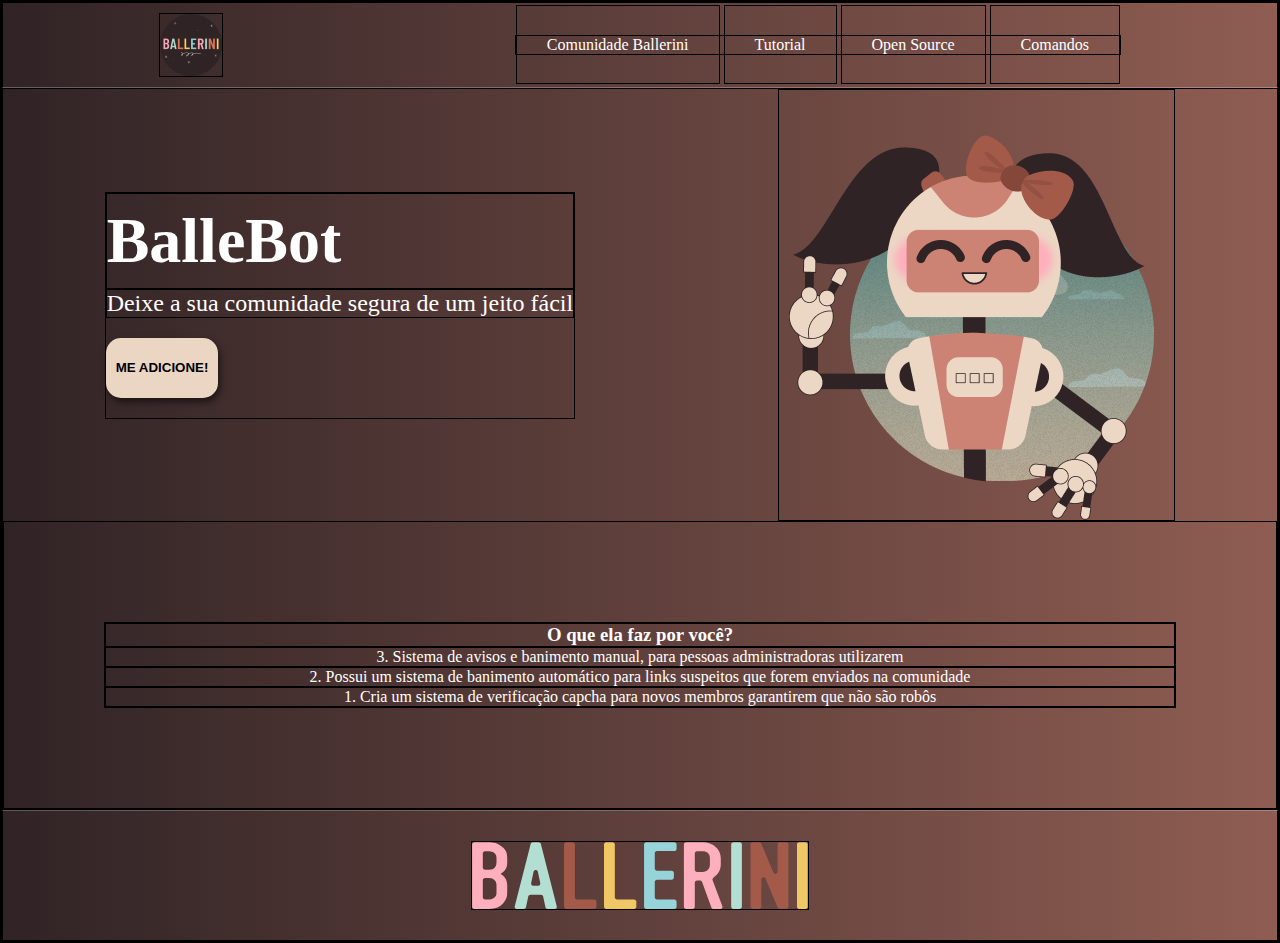
<file: LaddingBot/code/index.html>
<!DOCTYPE html>
<html lang="pt-br">
<head>
    <meta charset="UTF-8">
    <meta http-equiv="X-UA-Compatible" content="IE=edge">
    <meta name="viewport" content="width=device-width, initial-scale=1.0">
    <title>Luis teste1</title>
    <link rel="stylesheet" href="../css/style.css">
</head>
<body>
    <header id="container">
        <img src="../img/Vector (1).png" alt="logo" id="logo">
        <nav class="container_direct">
            <a href="#" class="dict_page">Comunidade Ballerini</a>
            <a href="#" class="dict_page">Tutorial</a>
            <a href="#" class="dict_page">Open Source</a>
            <a href="#" class="dict_page">Comandos</a>
        </nav>
    </header>
    <main>
        <section id="main_page">
            <div id="titulo_subtitulo">
                <h1 id="titulo">BalleBot</h1>
                <p id="subtitulo">Deixe a sua comunidade segura de um jeito fácil</p>
                <input type="submit" class='btn' value="Me adicione!">
            </div>
             <img src="../img/Group 4.png" alt="robozn">
        </section>
        <section >
            <article id="info">
                <h3 class="title_info">O que ela faz por você?</h3>
                <p class="text_info">3. Sistema de avisos e banimento manual, para pessoas administradoras utilizarem</p>
                <p class="text_info">2. Possui um sistema de banimento automático para links suspeitos que forem enviados na comunidade</p>
                <p class="text_info">1. Cria um sistema de verificação capcha para novos membros garantirem que não são robôs</p>
            </article>
        </section>
    </main>
    <footer>
        <img src="../img/BALLERINI.svg" alt="Letreiro" id="ballerini">
    </footer>

    
</body>
</html>
</file>
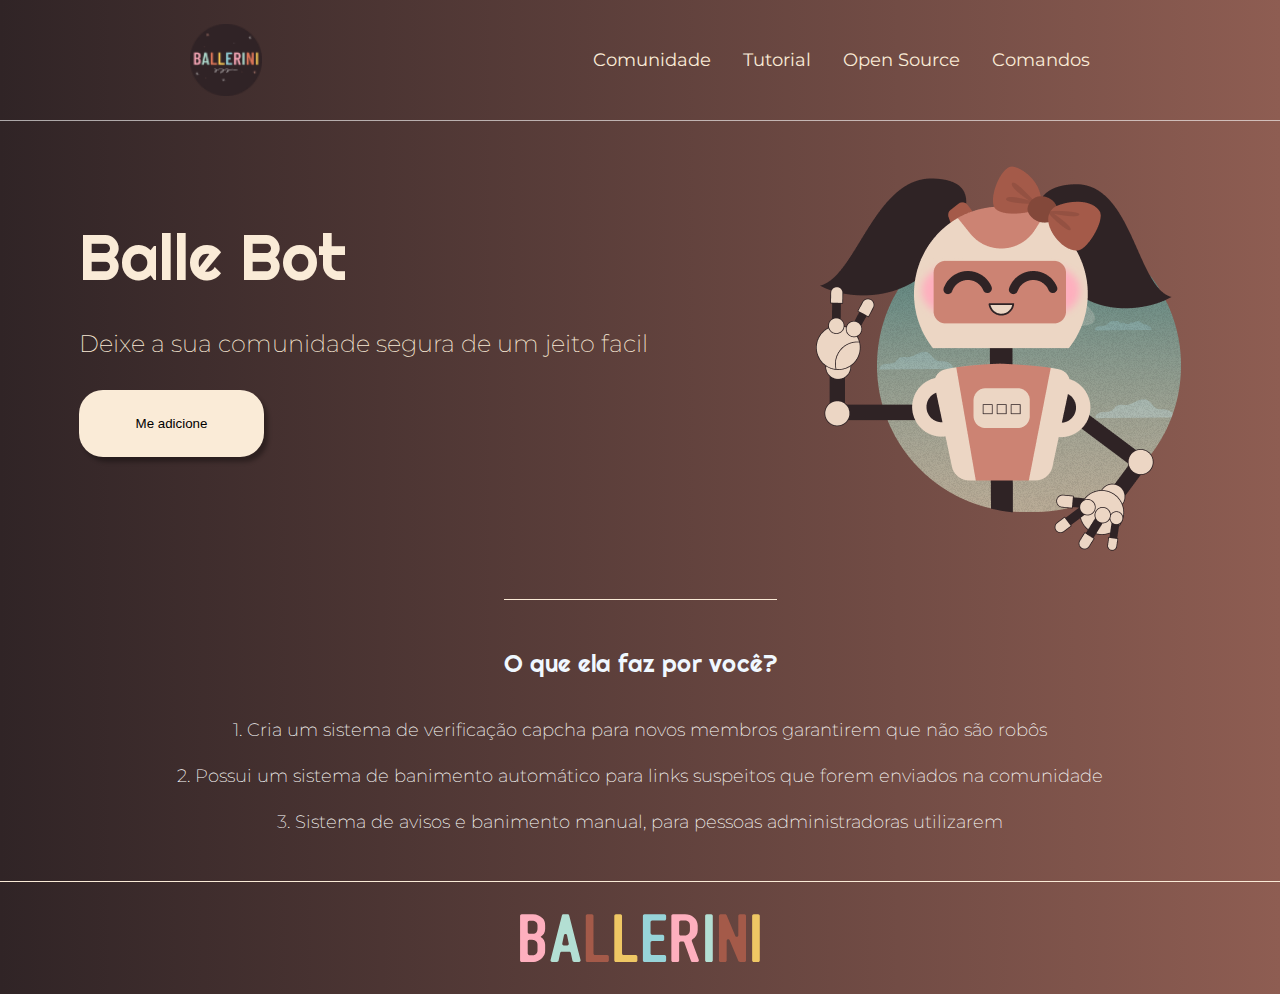
<file: LaddingBotOriginal/code/index.html>
<!DOCTYPE html>
<html lang="pt-br">
<head>
    <meta charset="UTF-8">
    <meta http-equiv="X-UA-Compatible" content="IE=edge">
    <meta name="viewport" content="width=device-width, initial-scale=1.0">
    <title>Document</title>
    <link rel="stylesheet" href="../css/style.css">
</head>
<body>
    <header class="cabeça">
        <img src="../img/Vector (1).png" alt="logo" id="logo_cabeça">
        <nav id="nav_cabeça">
            <a href="#" class="nav_botton">Comunidade</a>
            <a href="#" class="nav_botton">Tutorial</a>
            <a href="#" class="nav_botton">Open Source</a>
            <a href="#" class="nav_botton">Comandos</a>
        </nav>
    </header>
    <main id="conteudo">
        <section class="titulo_subtitulo_botao">
            <div class="conteiner-principal-escrito">
                <h1 class="titulo">Balle Bot</h1>
                <h2 class="subtitulo">Deixe a sua comunidade segura de um jeito facil</h2>
                <input type="button" value="Me adicione" class="botao">
            </div>
            <img src="../img/Group 4.png" alt="robo" class="imagem">            
        </section>
        <section class="conteudo-secundario">
            <h1 class="titulo-secundario">O que ela faz por você?</h1>
            <p class="temas">1. Cria um sistema de verificação capcha para novos membros garantirem que não são robôs</p>
            <p class="temas">2. Possui um sistema de banimento automático para links suspeitos que forem enviados na comunidade</p>
            <p class="temas">3. Sistema de avisos e banimento manual, para pessoas administradoras utilizarem</p>
        </section>
    </main>
    <footer>
        <img src="../img/BALLERINI.svg" alt="BALLERINI" class="BALLERINI">
    </footer>
</body>
</html>
</file>
<file: LaddingBot/css/style.css>
@charset "UTF-8";

* { 
    margin: 0;
    padding: 0;
     /* border: 1px solid black;  */
     border: 1px solid black;
}

body {
    background-image: linear-gradient(to right, #302325, #8F5D52 );
}

header {
    background-size: auto auto;
    display: flex;
    flex-direction: row;
    /* Direção dos itens */
    align-items: center;
    justify-content: space-around;
    border-bottom: 0.4px solid rgba(255, 255, 255, 0.267);
    margin: 0px auto;
    padding: 10px;
}

.dict_page {
    padding: 30px;
    color: white;
    text-decoration: none;
}

#main_page {
    display: flex;
    flex-direction: row;
    align-items: center;
    justify-content: space-around;
    border: none;
}



#titulo {
    font-size: 64px;
    color: white;
    padding: 10px 0px;
}

#subtitulo {
    font-size: 24px;
    color: white;
}

input[type= "submit"] {
    text-align: center;
    text-transform: uppercase;
    font-weight: bold;
    border: none;
    height: 60px;
    border-radius: 15px;
    background-color: #EBD5C3;
    cursor: pointer;
    /* Mostra o cursor diferente ao selecionar */
    box-shadow: 2px 4px 7px  rgba(0, 0, 0, 0.548);  
    margin: 20px 0px;
    padding: 10px;
}

input[type= "submit"]:hover { 
    background-color:#a39488 ;
}

#ballerini {    
    /* Centralizar */
    display: block;
    margin: 0 auto;
    /* Elementos */
}

#info {
    display: block;
    margin: 0 auto;
    text-align: center;
    color: white;
    margin: 100px;
}

.text_info {    

}

.title_info {


}
footer {
    border-top: 0.4px solid rgba(255, 255, 255, 0.233);
    padding: 30px;
}
</file>
<file: LaddingBotOriginal/css/style.css>
@charset "UTF-8";
@import url('https://fonts.googleapis.com/css2?family=Montserrat:ital,wght@0,100;0,200;0,300;0,400;0,500;0,600;0,700;0,800;0,900;1,100;1,200;1,300;1,400;1,500;1,600;1,700;1,800;1,900&family=Righteous&display=swap'); 
@import url('https://fonts.googleapis.com/css2?family=Montserrat:ital,wght@0,100;0,200;0,300;0,400;0,500;0,600;0,700;0,800;0,900;1,100;1,200;1,300;1,400;1,500;1,600;1,700;1,800;1,900&family=Righteous&display=swap');

:root {
    --font1: 'Righteous';
    --font2: 'Sarala';
}

* {
    margin: 0;
    padding: 0;
    box-sizing: border-box;
    text-decoration: none;
}

body {
    font-size: 100%;
    background-image: linear-gradient(to right, #302426,#8E5D52 );
}

.cabeça {
    display: flex;
    flex-direction: row;
    /* Direção da flex- linha */
    align-items: center;
    /* Alinha os filhos */
    justify-content: space-around;
    /* Organiza os elementos filhos */
    padding: 24px;

}

#logo_cabeça {
    height: 72px;
}

#nav_cabeça {
    display: flex;
    gap: 32px;
    /* Distancia entre os elementos filhos */
}

.nav_botton {
    font-family: 'Montserrat', sans-serif;
    color: antiquewhite;
    font-weight: 400;
    /* Intensidade */
    font-size: 18px;
    /* Tamanho da fonte */
}

#conteudo {
    border-top: 0.4px solid rgba(255, 255, 255, 0.603);
    margin-bottom: 48px;
}

.titulo_subtitulo_botao {
    display: flex;
    flex-direction: row;
    /* Horizontal */
    align-items: center;
    /* Alinha Horizontalmente */
    justify-content: space-around;
    /* Distancia igualmente  */
}

.conteiner-principal-escrito {
    display: flex;
    flex-direction: column;
    gap: 32px;
}
.titulo {
    font-family:  var(--font1);
    font-weight: 400;
    font-size: 64px;
    color: antiquewhite;
}
.subtitulo {
    font-family: 'Montserrat', sans-serif;
    font-weight: 200;
    font-size: 24px;
    color: antiquewhite;
}

input[type= 'button'] {
    background-color: antiquewhite;
    border: none;
    width: 185px;
    height: 67px;
    border-radius: 24px;
    box-shadow: 4px 5px 4px rgba(0, 0, 0, 0.322);

}
.imagem {
    height: 430px;
}
.conteudo-secundario {
    display: flex;
    flex-direction: column;
    align-items: center;
    gap: 24px;
    margin-top: 48px;
}
.titulo-secundario {
    border-top:1px solid antiquewhite ;
    padding-top: 48px ;
    font-weight: 400;
    font-size: 24px;
    color: aliceblue;
    font-family: var(--font1);
    margin-bottom: 16px;
}

.temas {
    color: white;
    font-family: 'Montserrat', sans-serif;
    font-weight: 200;
    font-size: 18px;
}
footer {
    padding: 32px;
    border-top: 0.4px solid antiquewhite;
}
.BALLERINI {
    height: 48px;
    /* Centralizar 1 elemento */
    display: block;
    margin: 0 auto;
}
</file>
